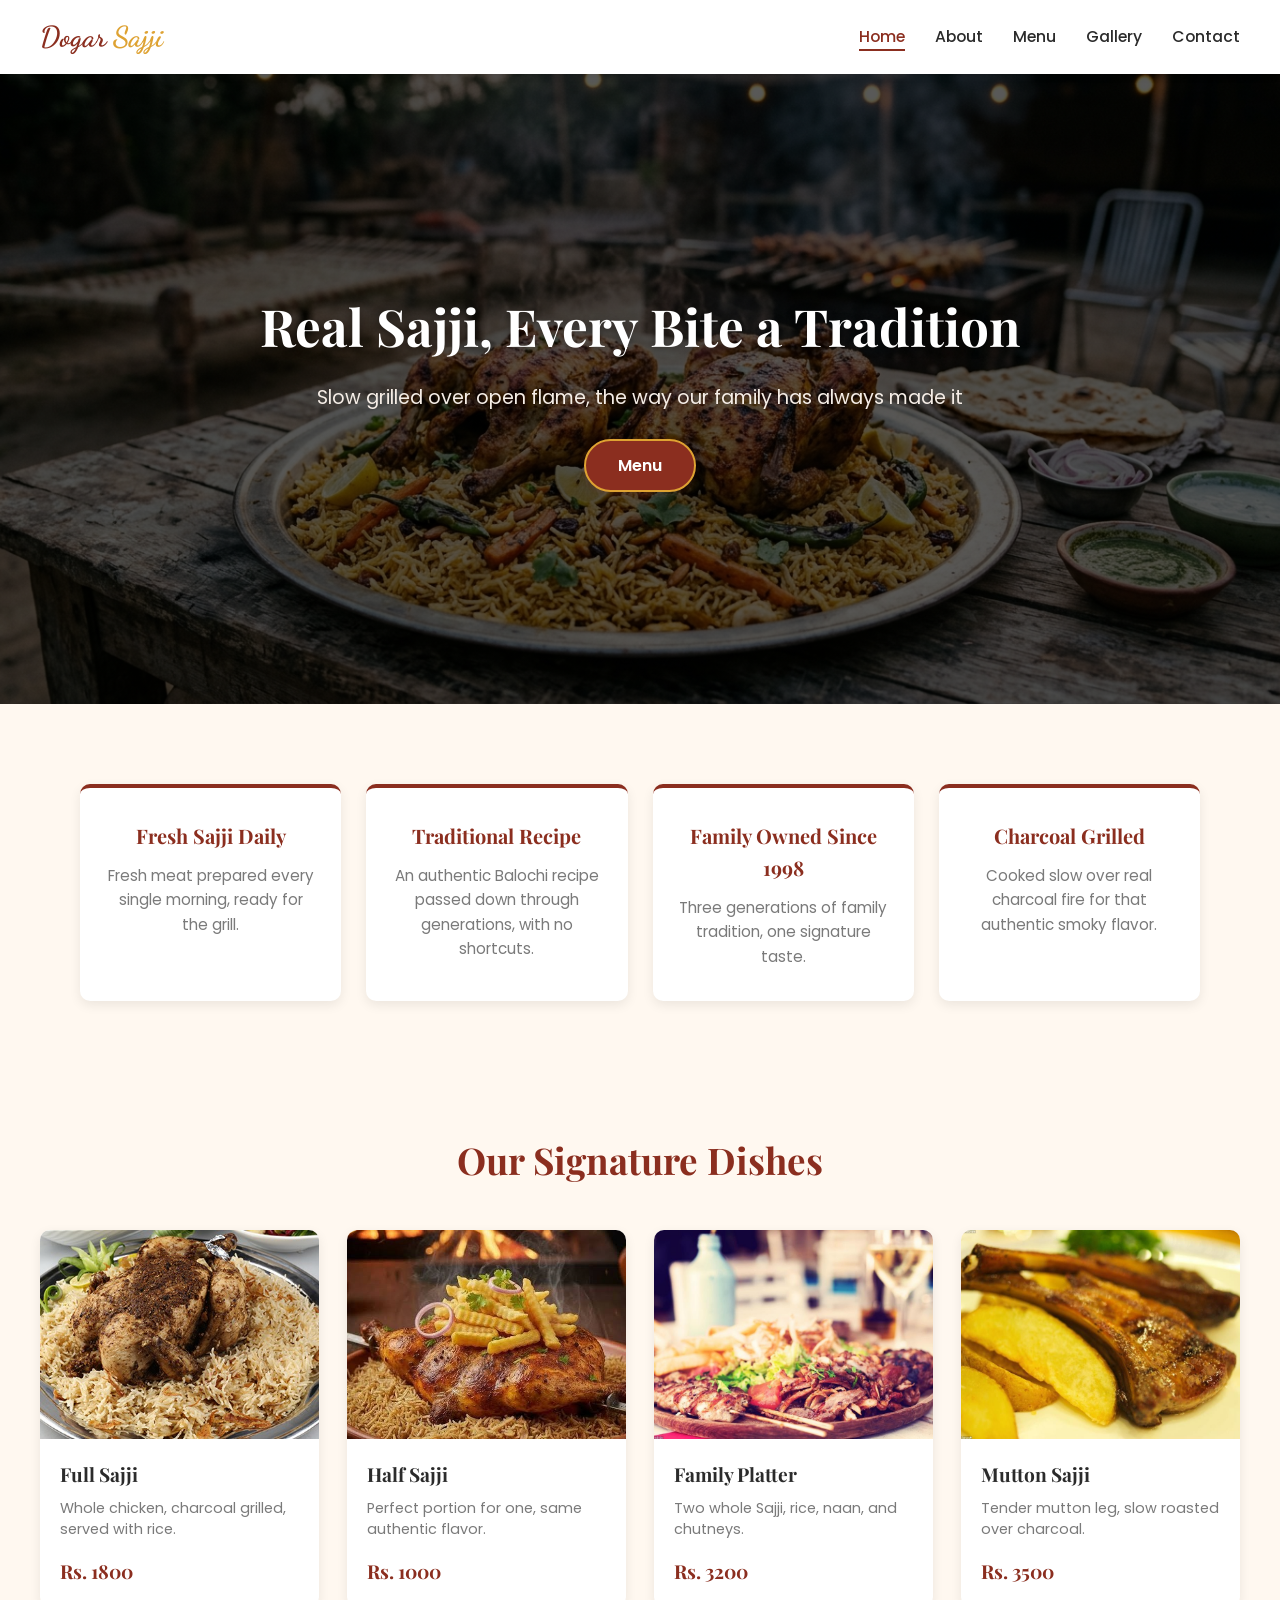
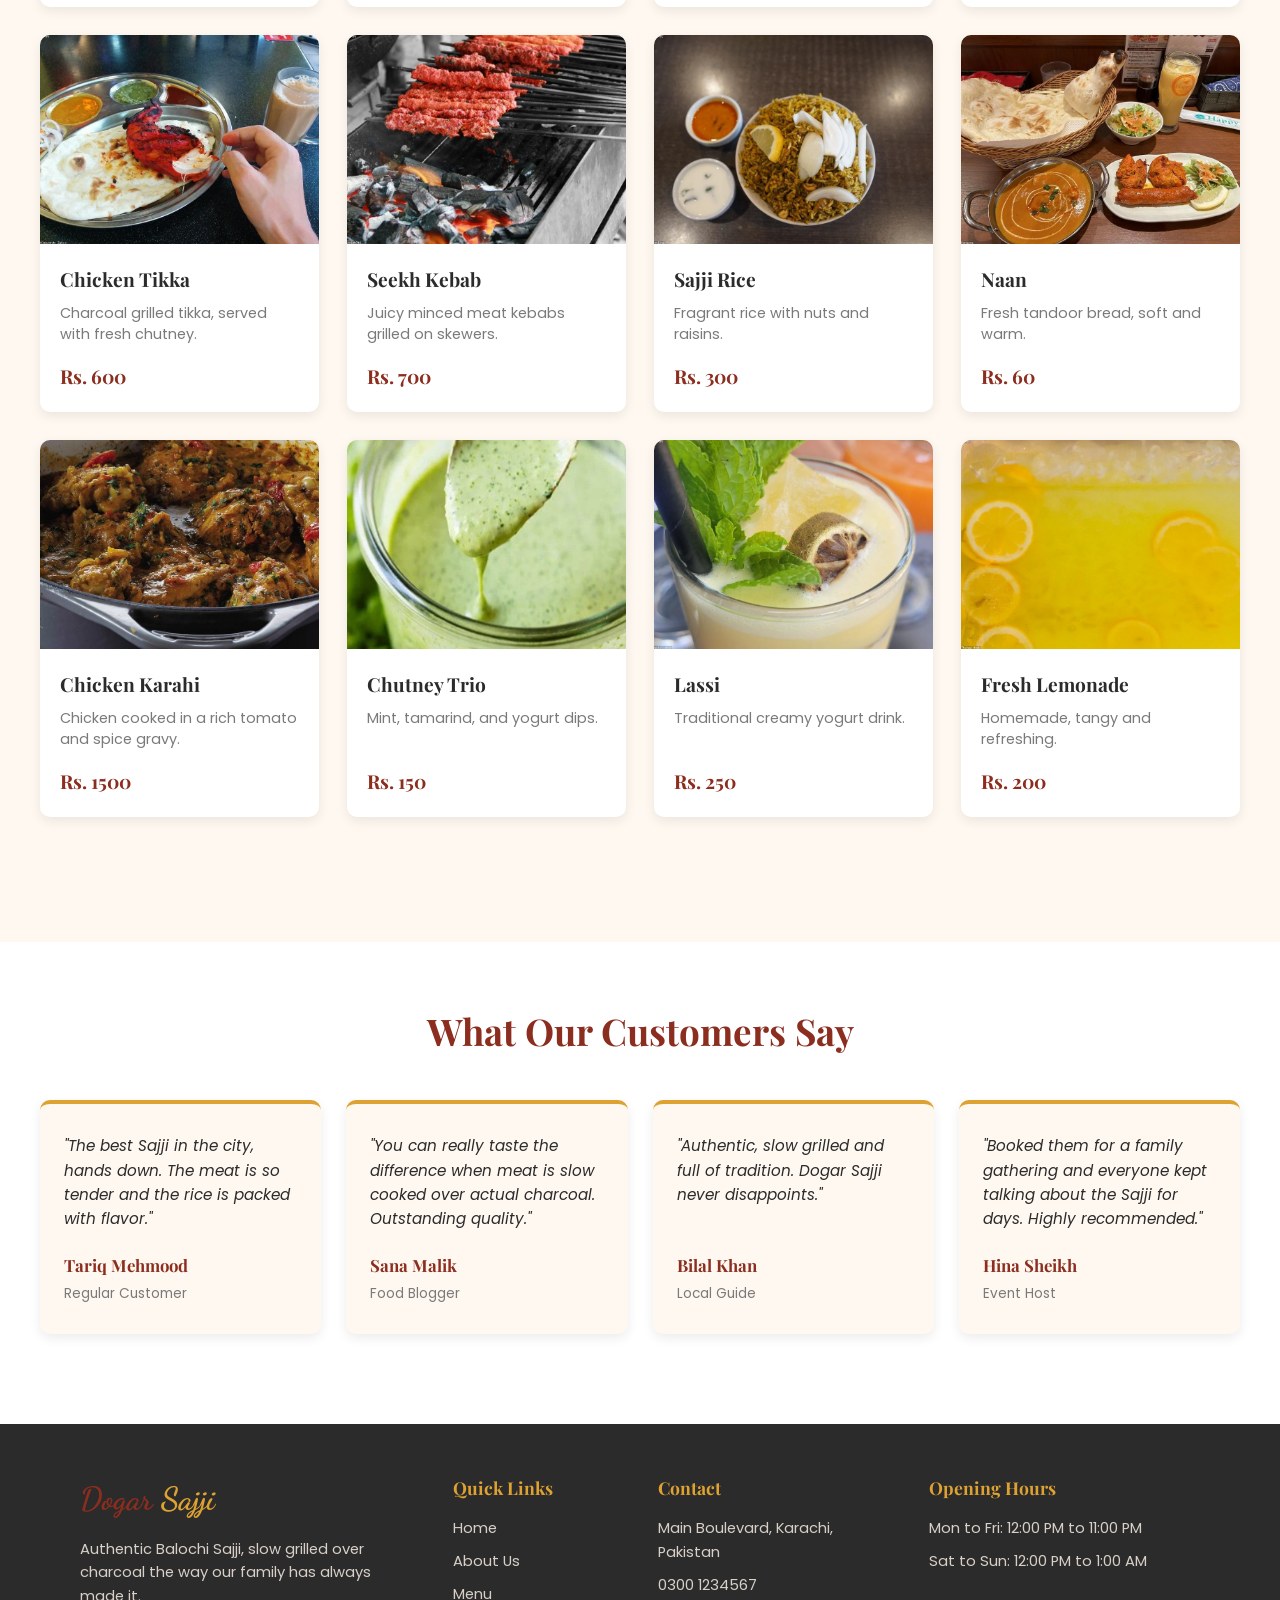
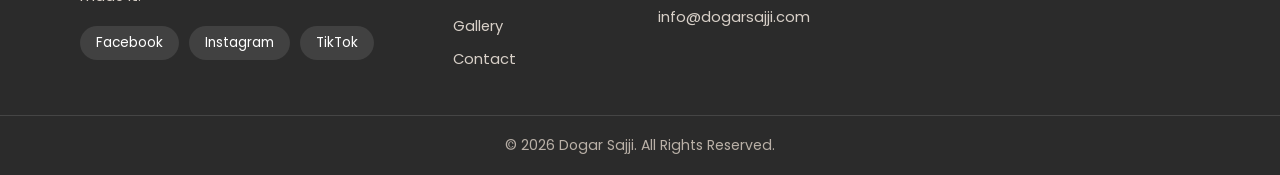
<file: index.html>
<!doctype html>
<html lang="en">
  <head>
    <meta charset="UTF-8" />
    <meta name="viewport" content="width=device-width, initial-scale=1.0" />
    <title>Dogar Sajji | Home</title>
    <link rel="stylesheet" href="css/style.css" />
    <link rel="preconnect" href="https://fonts.googleapis.com" />
    <link rel="preconnect" href="https://fonts.gstatic.com" crossorigin />
    <link
      href="https://fonts.googleapis.com/css2?family=Dancing+Script:wght@400..700&family=Playfair+Display:wght@500;600;700&family=Poppins:wght@300;400;500;600&display=swap"
      rel="stylesheet"
    />
  </head>
  <body>
    <header>
      <a href="index.html" class="logo">Dogar <span>Sajji</span></a>
      <nav>
        <ul>
          <li><a href="index.html" class="active">Home</a></li>
          <li><a href="about.html">About</a></li>
          <li><a href="menu.html">Menu</a></li>
          <li><a href="gallery.html">Gallery</a></li>
          <li><a href="contact.html">Contact</a></li>
        </ul>
      </nav>
      <button class="hamburger" aria-label="Toggle navigation" aria-expanded="false">
        <span></span>
        <span></span>
        <span></span>
      </button>
    </header>
    <div class="nav-backdrop"></div>

    <main>
      <section class="hero hero-home">
        <h1>Real Sajji, Every Bite a Tradition</h1>
        <p>
          Slow grilled over open flame, the way our family has always made it
        </p>
        <a class="btn" href="menu.html">Menu</a>
      </section>

      <section class="highlights">
        <article class="highlight-card">
          <h3>Fresh Sajji Daily</h3>
          <p>Fresh meat prepared every single morning, ready for the grill.</p>
        </article>

        <article class="highlight-card">
          <h3>Traditional Recipe</h3>
          <p>
            An authentic Balochi recipe passed down through generations, with no
            shortcuts.
          </p>
        </article>

        <article class="highlight-card">
          <h3>Family Owned Since 1998</h3>
          <p>Three generations of family tradition, one signature taste.</p>
        </article>

        <article class="highlight-card">
          <h3>Charcoal Grilled</h3>
          <p>
            Cooked slow over real charcoal fire for that authentic smoky flavor.
          </p>
        </article>
      </section>

      <section class="featured-menu">
        <h2>Our Signature Dishes</h2>
        <div class="menu-grid">
          <article class="menu-item">
            <img src="images/full-sajji.jpg" alt="Full Sajji" />
            <div class="menu-item-info">
              <h3>Full Sajji</h3>
              <p>Whole chicken, charcoal grilled, served with rice.</p>
              <span class="price">Rs. 1800</span>
            </div>
          </article>
          <article class="menu-item">
            <img src="images/half-sajji.jpeg" alt="Half Sajji" />
            <div class="menu-item-info">
              <h3>Half Sajji</h3>
              <p>Perfect portion for one, same authentic flavor.</p>
              <span class="price">Rs. 1000</span>
            </div>
          </article>
          <article class="menu-item">
            <img src="images/sajji-platter.jpg" alt="Sajji Platter" />
            <div class="menu-item-info">
              <h3>Family Platter</h3>
              <p>Two whole Sajji, rice, naan, and chutneys.</p>
              <span class="price">Rs. 3200</span>
            </div>
          </article>
          <article class="menu-item">
            <img src="images/mutton-sajji.jpg" alt="Mutton Sajji" />
            <div class="menu-item-info">
              <h3>Mutton Sajji</h3>
              <p>Tender mutton leg, slow roasted over charcoal.</p>
              <span class="price">Rs. 3500</span>
            </div>
          </article>
          <article class="menu-item">
            <img src="images/chicken-tikka.jpg" alt="Chicken Tikka" />
            <div class="menu-item-info">
              <h3>Chicken Tikka</h3>
              <p>Charcoal grilled tikka, served with fresh chutney.</p>
              <span class="price">Rs. 600</span>
            </div>
          </article>
          <article class="menu-item">
            <img src="images/seekh-kebab.jpg" alt="Seekh Kebab" />
            <div class="menu-item-info">
              <h3>Seekh Kebab</h3>
              <p>Juicy minced meat kebabs grilled on skewers.</p>
              <span class="price">Rs. 700</span>
            </div>
          </article>
          <article class="menu-item">
            <img src="images/sajji-rice.jpg" alt="Sajji Rice" />
            <div class="menu-item-info">
              <h3>Sajji Rice</h3>
              <p>Fragrant rice with nuts and raisins.</p>
              <span class="price">Rs. 300</span>
            </div>
          </article>
          <article class="menu-item">
            <img src="images/naan.jpg" alt="Naan" />
            <div class="menu-item-info">
              <h3>Naan</h3>
              <p>Fresh tandoor bread, soft and warm.</p>
              <span class="price">Rs. 60</span>
            </div>
          </article>
          <article class="menu-item">
            <img src="images/chicken-karahi.jpg" alt="Chicken Karahi" />
            <div class="menu-item-info">
              <h3>Chicken Karahi</h3>
              <p>Chicken cooked in a rich tomato and spice gravy.</p>
              <span class="price">Rs. 1500</span>
            </div>
          </article>
          <article class="menu-item">
            <img src="images/chutney.jpg" alt="Chutney Trio" />
            <div class="menu-item-info">
              <h3>Chutney Trio</h3>
              <p>Mint, tamarind, and yogurt dips.</p>
              <span class="price">Rs. 150</span>
            </div>
          </article>
          <article class="menu-item">
            <img src="images/lassi.jpg" alt="Lassi" />
            <div class="menu-item-info">
              <h3>Lassi</h3>
              <p>Traditional creamy yogurt drink.</p>
              <span class="price">Rs. 250</span>
            </div>
          </article>
          <article class="menu-item">
            <img src="images/lemonade.jpg" alt="Fresh Lemonade" />
            <div class="menu-item-info">
              <h3>Fresh Lemonade</h3>
              <p>Homemade, tangy and refreshing.</p>
              <span class="price">Rs. 200</span>
            </div>
          </article>
        </div>
      </section>

      <section class="testimonials">
        <h2>What Our Customers Say</h2>
        <div class="testimonial-grid">
          <article class="testimonial-card">
            <p class="quote">
              "The best Sajji in the city, hands down. The meat is so tender and
              the rice is packed with flavor."
            </p>
            <h3>Tariq Mehmood</h3>
            <span class="role">Regular Customer</span>
          </article>

          <article class="testimonial-card">
            <p class="quote">
              "You can really taste the difference when meat is slow cooked over
              actual charcoal. Outstanding quality."
            </p>
            <h3>Sana Malik</h3>
            <span class="role">Food Blogger</span>
          </article>

          <article class="testimonial-card">
            <p class="quote">
              "Authentic, slow grilled and full of tradition. Dogar Sajji never
              disappoints."
            </p>
            <h3>Bilal Khan</h3>
            <span class="role">Local Guide</span>
          </article>

          <article class="testimonial-card">
            <p class="quote">
              "Booked them for a family gathering and everyone kept talking
              about the Sajji for days. Highly recommended."
            </p>
            <h3>Hina Sheikh</h3>
            <span class="role">Event Host</span>
          </article>
        </div>
      </section>
    </main>

    <footer>
      <div class="footer-container">
        <div class="footer-col footer-brand">
          <a href="index.html" class="logo">Dogar <span>Sajji</span></a>
          <p>
            Authentic Balochi Sajji, slow grilled over charcoal the way our
            family has always made it.
          </p>
          <div class="socials">
            <a href="https://facebook.com" target="_blank" rel="noopener">Facebook</a>
            <a href="https://instagram.com" target="_blank" rel="noopener">Instagram</a>
            <a href="https://tiktok.com" target="_blank" rel="noopener">TikTok</a>
          </div>
        </div>

        <div class="footer-col">
          <h4>Quick Links</h4>
          <ul>
            <li><a href="index.html">Home</a></li>
            <li><a href="about.html">About Us</a></li>
            <li><a href="menu.html">Menu</a></li>
            <li><a href="gallery.html">Gallery</a></li>
            <li><a href="contact.html">Contact</a></li>
          </ul>
        </div>

        <div class="footer-col">
          <h4>Contact</h4>
          <ul>
            <li>Main Boulevard, Karachi, Pakistan</li>
            <li><a href="tel:03001234567">0300 1234567</a></li>
            <li><a href="mailto:info@dogarsajji.com">info@dogarsajji.com</a></li>
          </ul>
        </div>

        <div class="footer-col">
          <h4>Opening Hours</h4>
          <ul>
            <li>Mon to Fri: 12:00 PM to 11:00 PM</li>
            <li>Sat to Sun: 12:00 PM to 1:00 AM</li>
          </ul>
        </div>
      </div>

      <div class="footer-bottom">
        <p>&copy; 2026 Dogar Sajji. All Rights Reserved.</p>
      </div>
    </footer>

    <script src="js/script.js"></script>
  </body>
</html>
</file>
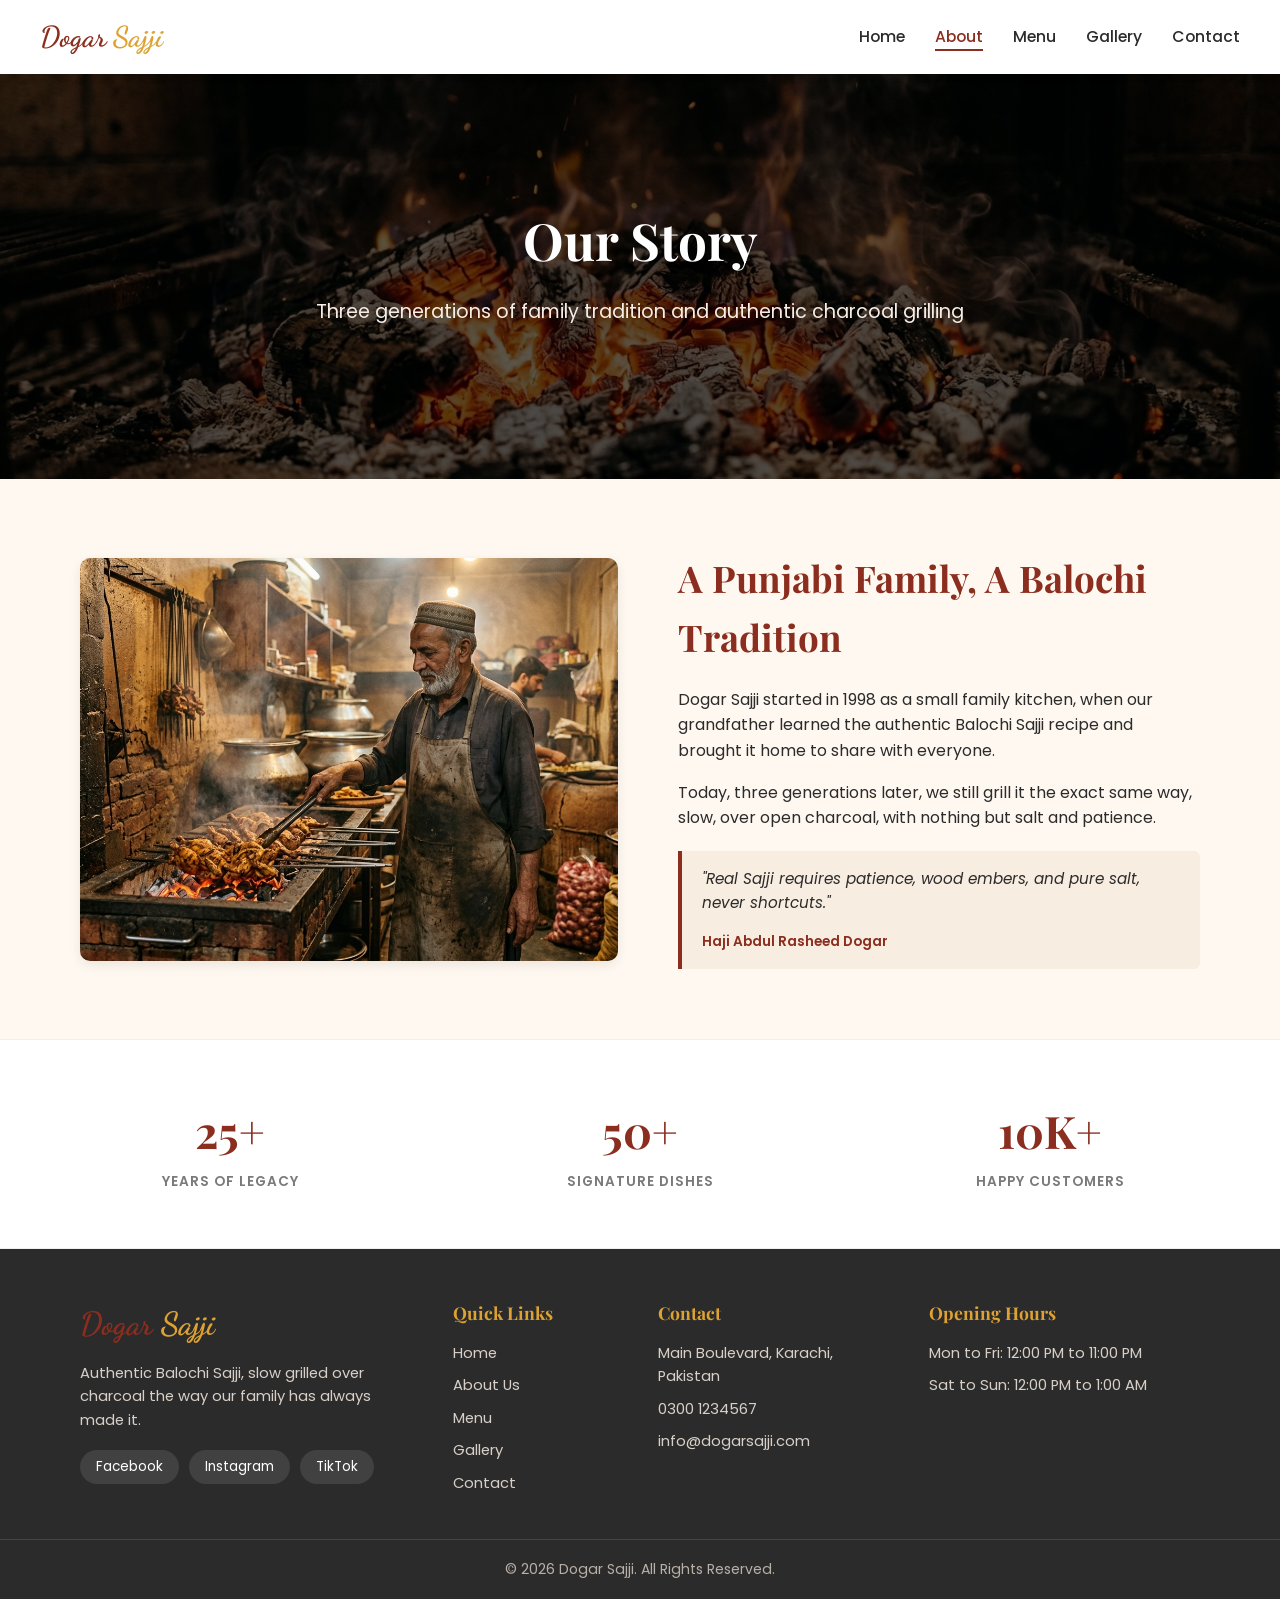
<file: about.html>
<!doctype html>
<html lang="en">
  <head>
    <meta charset="UTF-8" />
    <meta name="viewport" content="width=device-width, initial-scale=1.0" />
    <title>Dogar Sajji | About</title>
    <link rel="stylesheet" href="css/style.css" />
    <link rel="preconnect" href="https://fonts.googleapis.com" />
    <link rel="preconnect" href="https://fonts.gstatic.com" crossorigin />
    <link
      href="https://fonts.googleapis.com/css2?family=Dancing+Script:wght@400..700&family=Playfair+Display:wght@500;600;700&family=Poppins:wght@300;400;500;600&display=swap"
      rel="stylesheet"
    />
  </head>
  <body>
    <header>
      <a href="index.html" class="logo">Dogar <span>Sajji</span></a>
      <nav>
        <ul>
          <li><a href="index.html">Home</a></li>
          <li><a href="about.html" class="active">About</a></li>
          <li><a href="menu.html">Menu</a></li>
          <li><a href="gallery.html">Gallery</a></li>
          <li><a href="contact.html">Contact</a></li>
        </ul>
      </nav>
      <button class="hamburger" aria-label="Toggle navigation" aria-expanded="false">
        <span></span>
        <span></span>
        <span></span>
      </button>
    </header>
    <div class="nav-backdrop"></div>

    <main>
      <section class="hero about-hero">
        <h1>Our Story</h1>
        <p>Three generations of family tradition and authentic charcoal grilling</p>
      </section>

      <section class="about-content">
        <img src="images/about-img.jpeg" alt="Dogar Sajji kitchen" />
        <div class="about-text">
          <h2>A Punjabi Family, A Balochi Tradition</h2>
          <p>
            Dogar Sajji started in 1998 as a small family kitchen, when our
            grandfather learned the authentic Balochi Sajji recipe and brought
            it home to share with everyone.
          </p>
          <p>
            Today, three generations later, we still grill it the exact same way,
            slow, over open charcoal, with nothing but salt and patience.
          </p>
          <aside class="founder-quote">
            <p>"Real Sajji requires patience, wood embers, and pure salt, never shortcuts."</p>
            <cite>Haji Abdul Rasheed Dogar</cite>
          </aside>
        </div>
      </section>

      <section class="stats">
        <div class="stat-item">
          <h3>25+</h3>
          <p>Years of Legacy</p>
        </div>
        <div class="stat-item">
          <h3>50+</h3>
          <p>Signature Dishes</p>
        </div>
        <div class="stat-item">
          <h3>10K+</h3>
          <p>Happy Customers</p>
        </div>
      </section>
    </main>

    <footer>
      <div class="footer-container">
        <div class="footer-col footer-brand">
          <a href="index.html" class="logo">Dogar <span>Sajji</span></a>
          <p>
            Authentic Balochi Sajji, slow grilled over charcoal the way our
            family has always made it.
          </p>
          <div class="socials">
            <a href="https://facebook.com" target="_blank" rel="noopener">Facebook</a>
            <a href="https://instagram.com" target="_blank" rel="noopener">Instagram</a>
            <a href="https://tiktok.com" target="_blank" rel="noopener">TikTok</a>
          </div>
        </div>

        <div class="footer-col">
          <h4>Quick Links</h4>
          <ul>
            <li><a href="index.html">Home</a></li>
            <li><a href="about.html">About Us</a></li>
            <li><a href="menu.html">Menu</a></li>
            <li><a href="gallery.html">Gallery</a></li>
            <li><a href="contact.html">Contact</a></li>
          </ul>
        </div>

        <div class="footer-col">
          <h4>Contact</h4>
          <ul>
            <li>Main Boulevard, Karachi, Pakistan</li>
            <li><a href="tel:03001234567">0300 1234567</a></li>
            <li><a href="mailto:info@dogarsajji.com">info@dogarsajji.com</a></li>
          </ul>
        </div>

        <div class="footer-col">
          <h4>Opening Hours</h4>
          <ul>
            <li>Mon to Fri: 12:00 PM to 11:00 PM</li>
            <li>Sat to Sun: 12:00 PM to 1:00 AM</li>
          </ul>
        </div>
      </div>

      <div class="footer-bottom">
        <p>&copy; 2026 Dogar Sajji. All Rights Reserved.</p>
      </div>
    </footer>

    <script src="js/script.js"></script>
  </body>
</html>
</file>
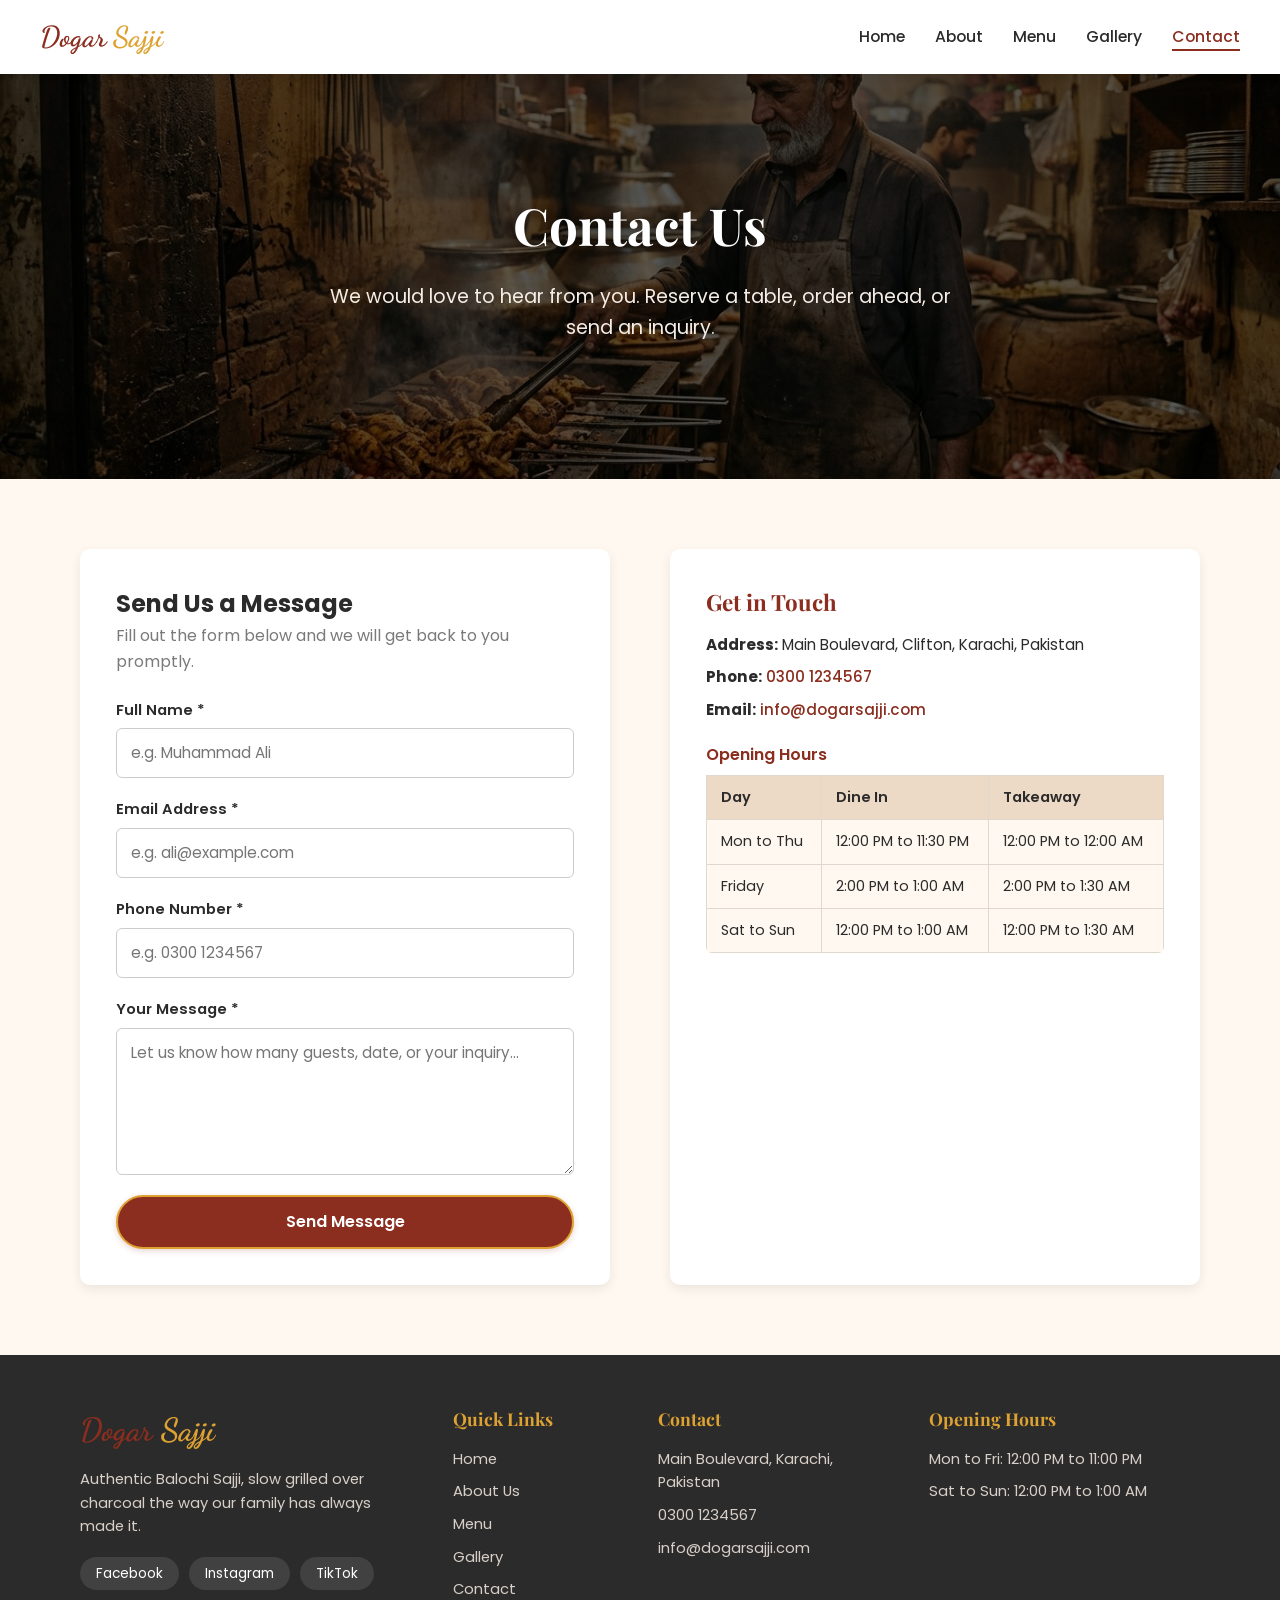
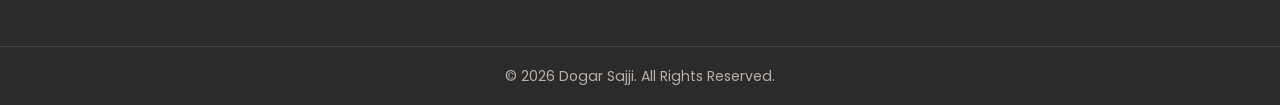
<file: contact.html>
<!doctype html>
<html lang="en">
  <head>
    <meta charset="UTF-8" />
    <meta name="viewport" content="width=device-width, initial-scale=1.0" />
    <title>Dogar Sajji | Contact</title>
    <link rel="stylesheet" href="css/style.css" />
    <link rel="preconnect" href="https://fonts.googleapis.com" />
    <link rel="preconnect" href="https://fonts.gstatic.com" crossorigin />
    <link
      href="https://fonts.googleapis.com/css2?family=Dancing+Script:wght@400..700&family=Playfair+Display:wght@500;600;700&family=Poppins:wght@300;400;500;600&display=swap"
      rel="stylesheet"
    />
  </head>
  <body>
    <header>
      <a href="index.html" class="logo">Dogar <span>Sajji</span></a>
      <nav>
        <ul>
          <li><a href="index.html">Home</a></li>
          <li><a href="about.html">About</a></li>
          <li><a href="menu.html">Menu</a></li>
          <li><a href="gallery.html">Gallery</a></li>
          <li><a href="contact.html" class="active">Contact</a></li>
        </ul>
      </nav>
      <button class="hamburger" aria-label="Toggle navigation" aria-expanded="false">
        <span></span>
        <span></span>
        <span></span>
      </button>
    </header>
    <div class="nav-backdrop"></div>

    <main>
      <section class="hero contact-hero">
        <div class="hero-content">
          <h1>Contact Us</h1>
          <p>We would love to hear from you. Reserve a table, order ahead, or send an inquiry.</p>
        </div>
      </section>

      <section class="contact-section">
        <div class="contact-form">
          <h2>Send Us a Message</h2>
          <p style="margin-bottom: 24px; color: var(--muted);">
            Fill out the form below and we will get back to you promptly.
          </p>

          <form id="contactForm" novalidate>
            <div class="form-group">
              <label for="name">Full Name *</label>
              <input
                type="text"
                id="name"
                name="name"
                placeholder="e.g. Muhammad Ali"
                required
              />
              <span class="error" id="nameError"></span>
            </div>

            <div class="form-group">
              <label for="email">Email Address *</label>
              <input
                type="email"
                id="email"
                name="email"
                placeholder="e.g. ali@example.com"
                required
              />
              <span class="error" id="emailError"></span>
            </div>

            <div class="form-group">
              <label for="phone">Phone Number *</label>
              <input
                type="tel"
                id="phone"
                name="phone"
                placeholder="e.g. 0300 1234567"
                required
              />
              <span class="error" id="phoneError"></span>
            </div>

            <div class="form-group">
              <label for="message">Your Message *</label>
              <textarea
                id="message"
                name="message"
                rows="5"
                placeholder="Let us know how many guests, date, or your inquiry..."
                required
              ></textarea>
              <span class="error" id="messageError"></span>
            </div>

            <button type="submit" class="btn" style="width: 100%;">
              Send Message
            </button>

            <div id="formSuccess" class="success-msg" role="status"></div>
          </form>
        </div>

        <aside class="contact-info">
          <h3>Get in Touch</h3>
          <p>
            <strong>Address:</strong> Main Boulevard, Clifton, Karachi, Pakistan
          </p>
          <p>
            <strong>Phone:</strong> <a href="tel:03001234567">0300 1234567</a>
          </p>
          <p>
            <strong>Email:</strong>
            <a href="mailto:info@dogarsajji.com">info@dogarsajji.com</a>
          </p>

          <table class="hours-table">
            <caption>
              Opening Hours
            </caption>
            <thead>
              <tr>
                <th scope="col">Day</th>
                <th scope="col">Dine In</th>
                <th scope="col">Takeaway</th>
              </tr>
            </thead>
            <tbody>
              <tr>
                <td>Mon to Thu</td>
                <td>12:00 PM to 11:30 PM</td>
                <td>12:00 PM to 12:00 AM</td>
              </tr>
              <tr>
                <td>Friday</td>
                <td>2:00 PM to 1:00 AM</td>
                <td>2:00 PM to 1:30 AM</td>
              </tr>
              <tr>
                <td>Sat to Sun</td>
                <td>12:00 PM to 1:00 AM</td>
                <td>12:00 PM to 1:30 AM</td>
              </tr>
            </tbody>
          </table>

          <iframe
            src="https://www.google.com/maps/embed?pb=!1m18!1m12!1m3!1d115860.55299447387!2d66.97491419999999!3d24.841846!2m3!1f0!2f0!3f0!3m2!1i1024!2i768!4f13.1!3m3!1m2!1s0x3eb33dd5a20d4371%3A0xb35a0d33e08f2e2a!2sKarachi%2C%20Pakistan!5e0!3m2!1sen!2s!4v1700000000000!5m2!1sen!2s"
            title="Dogar Sajji Location"
            loading="lazy"
            allowfullscreen
          ></iframe>
        </aside>
      </section>
    </main>

    <footer>
      <div class="footer-container">
        <div class="footer-col footer-brand">
          <a href="index.html" class="logo">Dogar <span>Sajji</span></a>
          <p>
            Authentic Balochi Sajji, slow grilled over charcoal the way our
            family has always made it.
          </p>
          <div class="socials">
            <a href="https://facebook.com" target="_blank" rel="noopener">Facebook</a>
            <a href="https://instagram.com" target="_blank" rel="noopener">Instagram</a>
            <a href="https://tiktok.com" target="_blank" rel="noopener">TikTok</a>
          </div>
        </div>

        <div class="footer-col">
          <h4>Quick Links</h4>
          <ul>
            <li><a href="index.html">Home</a></li>
            <li><a href="about.html">About Us</a></li>
            <li><a href="menu.html">Menu</a></li>
            <li><a href="gallery.html">Gallery</a></li>
            <li><a href="contact.html">Contact</a></li>
          </ul>
        </div>

        <div class="footer-col">
          <h4>Contact</h4>
          <ul>
            <li>Main Boulevard, Karachi, Pakistan</li>
            <li><a href="tel:03001234567">0300 1234567</a></li>
            <li><a href="mailto:info@dogarsajji.com">info@dogarsajji.com</a></li>
          </ul>
        </div>

        <div class="footer-col">
          <h4>Opening Hours</h4>
          <ul>
            <li>Mon to Fri: 12:00 PM to 11:00 PM</li>
            <li>Sat to Sun: 12:00 PM to 1:00 AM</li>
          </ul>
        </div>
      </div>

      <div class="footer-bottom">
        <p>&copy; 2026 Dogar Sajji. All Rights Reserved.</p>
      </div>
    </footer>

    <script src="js/script.js"></script>
  </body>
</html>
</file>
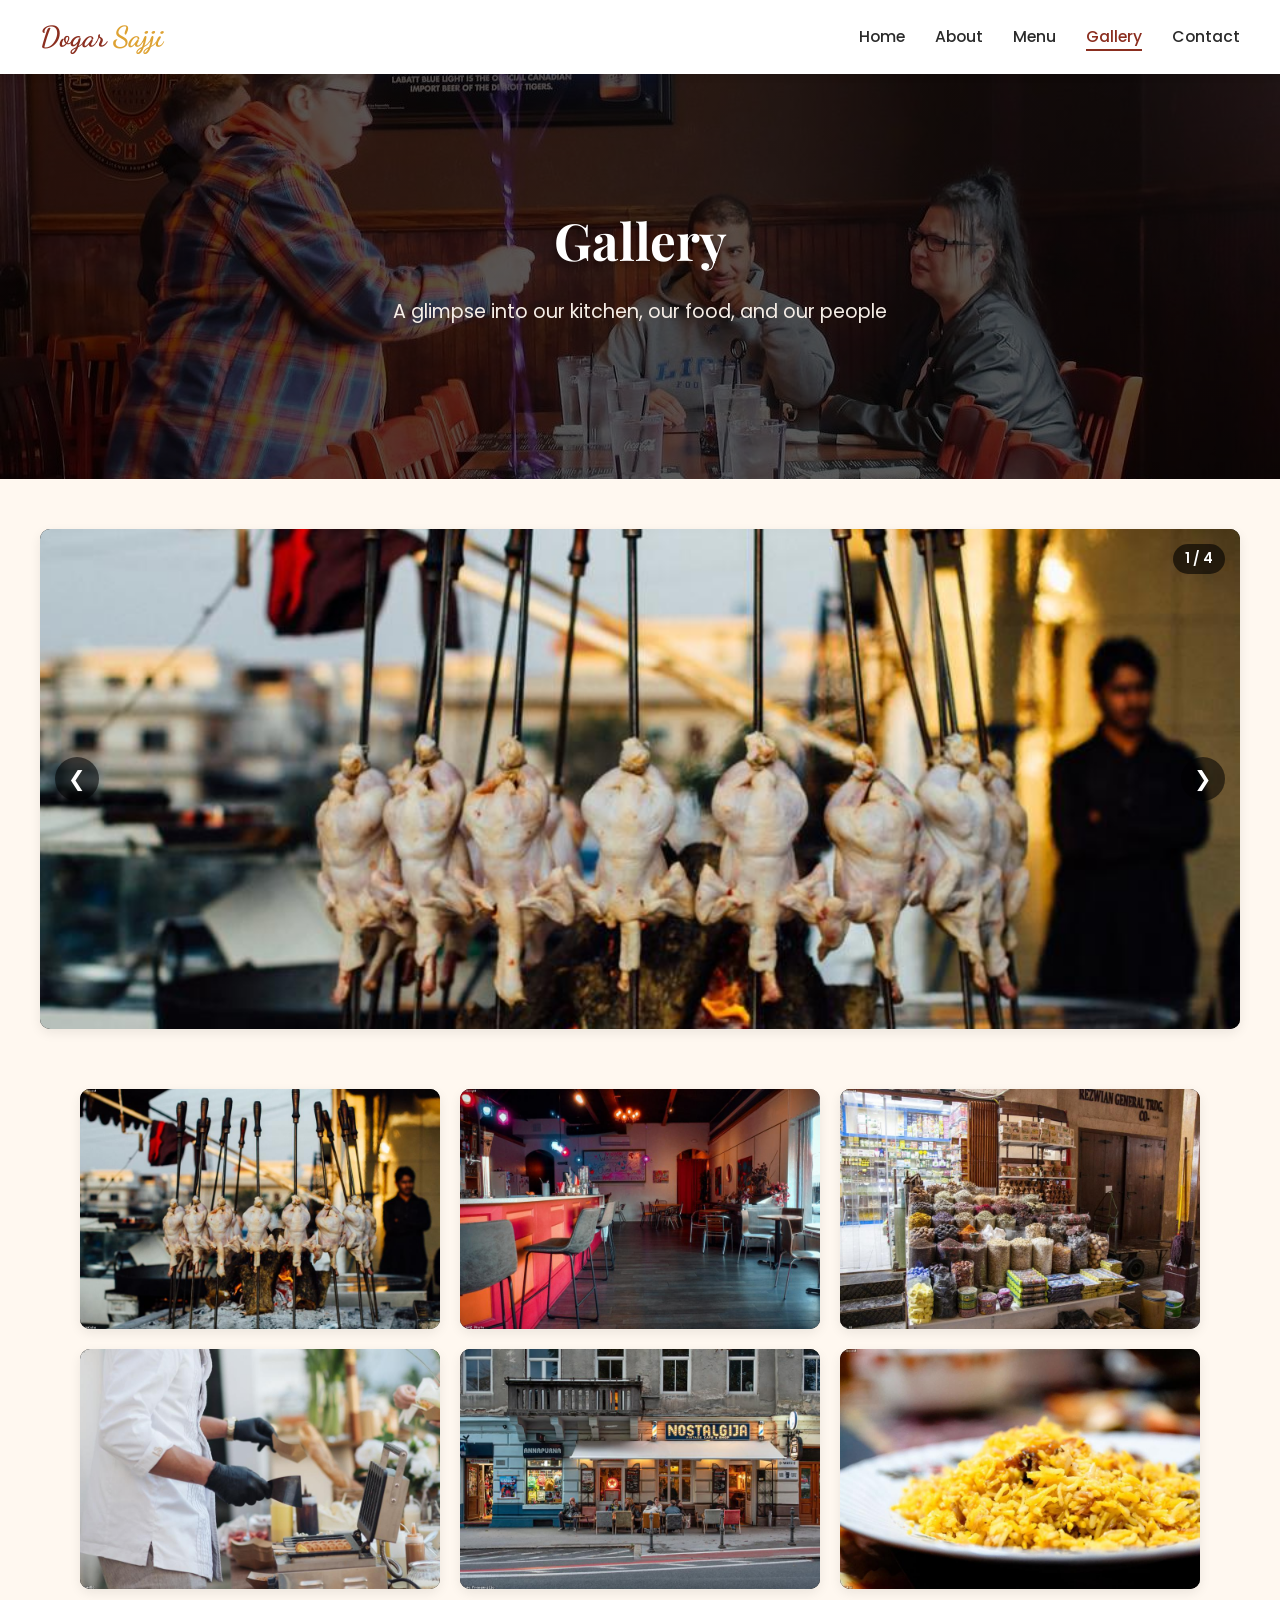
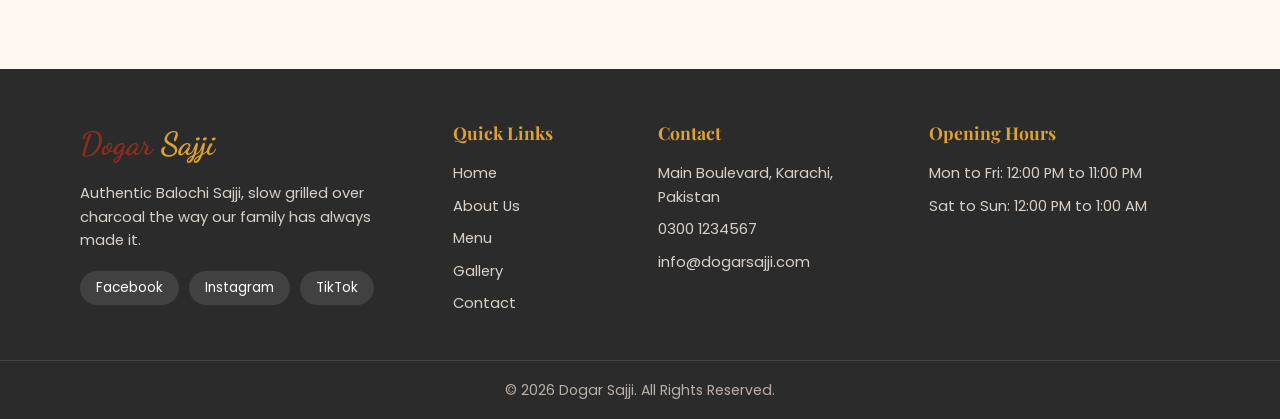
<file: gallery.html>
<!doctype html>
<html lang="en">
  <head>
    <meta charset="UTF-8" />
    <meta name="viewport" content="width=device-width, initial-scale=1.0" />
    <title>Dogar Sajji | Gallery</title>
    <link rel="stylesheet" href="css/style.css" />
    <link rel="preconnect" href="https://fonts.googleapis.com" />
    <link rel="preconnect" href="https://fonts.gstatic.com" crossorigin />
    <link
      href="https://fonts.googleapis.com/css2?family=Dancing+Script:wght@400..700&family=Playfair+Display:wght@500;600;700&family=Poppins:wght@300;400;500;600&display=swap"
      rel="stylesheet"
    />
  </head>
  <body>
    <header>
      <a href="index.html" class="logo">Dogar <span>Sajji</span></a>
      <nav>
        <ul>
          <li><a href="index.html">Home</a></li>
          <li><a href="about.html">About</a></li>
          <li><a href="menu.html">Menu</a></li>
          <li><a href="gallery.html" class="active">Gallery</a></li>
          <li><a href="contact.html">Contact</a></li>
        </ul>
      </nav>
      <button class="hamburger" aria-label="Toggle navigation" aria-expanded="false">
        <span></span>
        <span></span>
        <span></span>
      </button>
    </header>
    <div class="nav-backdrop"></div>

    <main>
      <section class="hero gallery-hero">
        <h1>Gallery</h1>
        <p>A glimpse into our kitchen, our food, and our people</p>
      </section>

      <section class="slider">
        <div class="slider-track">
          <img src="images/gallery1.jpg" alt="Sajji on the grill" />
          <img src="images/gallery2.jpg" alt="Family dining area" />
          <img src="images/gallery3.jpg" alt="Fresh spices and herbs" />
          <img src="images/gallery4.jpg" alt="Chef preparing Sajji" />
        </div>
        <button class="slider-btn prev" aria-label="Previous slide">&#10094;</button>
        <button class="slider-btn next" aria-label="Next slide">&#10095;</button>
        <div class="slider-counter">1 / 4</div>
      </section>

      <section class="gallery-grid">
        <figure class="gallery-item" tabindex="0">
          <img src="images/gallery1.jpg" alt="Sajji on the grill" />
          <figcaption>Sajji on the charcoal grill</figcaption>
        </figure>
        <figure class="gallery-item" tabindex="0">
          <img src="images/gallery2.jpg" alt="Family dining area" />
          <figcaption>Family dining area</figcaption>
        </figure>
        <figure class="gallery-item" tabindex="0">
          <img src="images/gallery3.jpg" alt="Fresh spices and herbs" />
          <figcaption>Traditional Balochi spices and herbs</figcaption>
        </figure>
        <figure class="gallery-item" tabindex="0">
          <img src="images/gallery4.jpg" alt="Chef preparing Sajji" />
          <figcaption>Master chef preparing skewers</figcaption>
        </figure>
        <figure class="gallery-item" tabindex="0">
          <img src="images/gallery5.jpg" alt="Restaurant ambience" />
          <figcaption>Evening restaurant ambience</figcaption>
        </figure>
        <figure class="gallery-item" tabindex="0">
          <img src="images/gallery6.jpg" alt="Plated dish close up" />
          <figcaption>Signature Sajji served with basmati rice</figcaption>
        </figure>
      </section>
    </main>

    <div class="modal" id="imageModal" role="dialog" aria-modal="true" aria-hidden="true">
      <div class="modal-box">
        <button class="modal-close" aria-label="Close modal">&times;</button>
        <img id="modalImg" src="images/gallery1.jpg" alt="Enlarged photo" />
        <p id="modalCaption"></p>
      </div>
    </div>

    <footer>
      <div class="footer-container">
        <div class="footer-col footer-brand">
          <a href="index.html" class="logo">Dogar <span>Sajji</span></a>
          <p>
            Authentic Balochi Sajji, slow grilled over charcoal the way our
            family has always made it.
          </p>
          <div class="socials">
            <a href="https://facebook.com" target="_blank" rel="noopener">Facebook</a>
            <a href="https://instagram.com" target="_blank" rel="noopener">Instagram</a>
            <a href="https://tiktok.com" target="_blank" rel="noopener">TikTok</a>
          </div>
        </div>

        <div class="footer-col">
          <h4>Quick Links</h4>
          <ul>
            <li><a href="index.html">Home</a></li>
            <li><a href="about.html">About Us</a></li>
            <li><a href="menu.html">Menu</a></li>
            <li><a href="gallery.html">Gallery</a></li>
            <li><a href="contact.html">Contact</a></li>
          </ul>
        </div>

        <div class="footer-col">
          <h4>Contact</h4>
          <ul>
            <li>Main Boulevard, Karachi, Pakistan</li>
            <li><a href="tel:03001234567">0300 1234567</a></li>
            <li><a href="mailto:info@dogarsajji.com">info@dogarsajji.com</a></li>
          </ul>
        </div>

        <div class="footer-col">
          <h4>Opening Hours</h4>
          <ul>
            <li>Mon to Fri: 12:00 PM to 11:00 PM</li>
            <li>Sat to Sun: 12:00 PM to 1:00 AM</li>
          </ul>
        </div>
      </div>

      <div class="footer-bottom">
        <p>&copy; 2026 Dogar Sajji. All Rights Reserved.</p>
      </div>
    </footer>

    <script src="js/script.js"></script>
  </body>
</html>
</file>
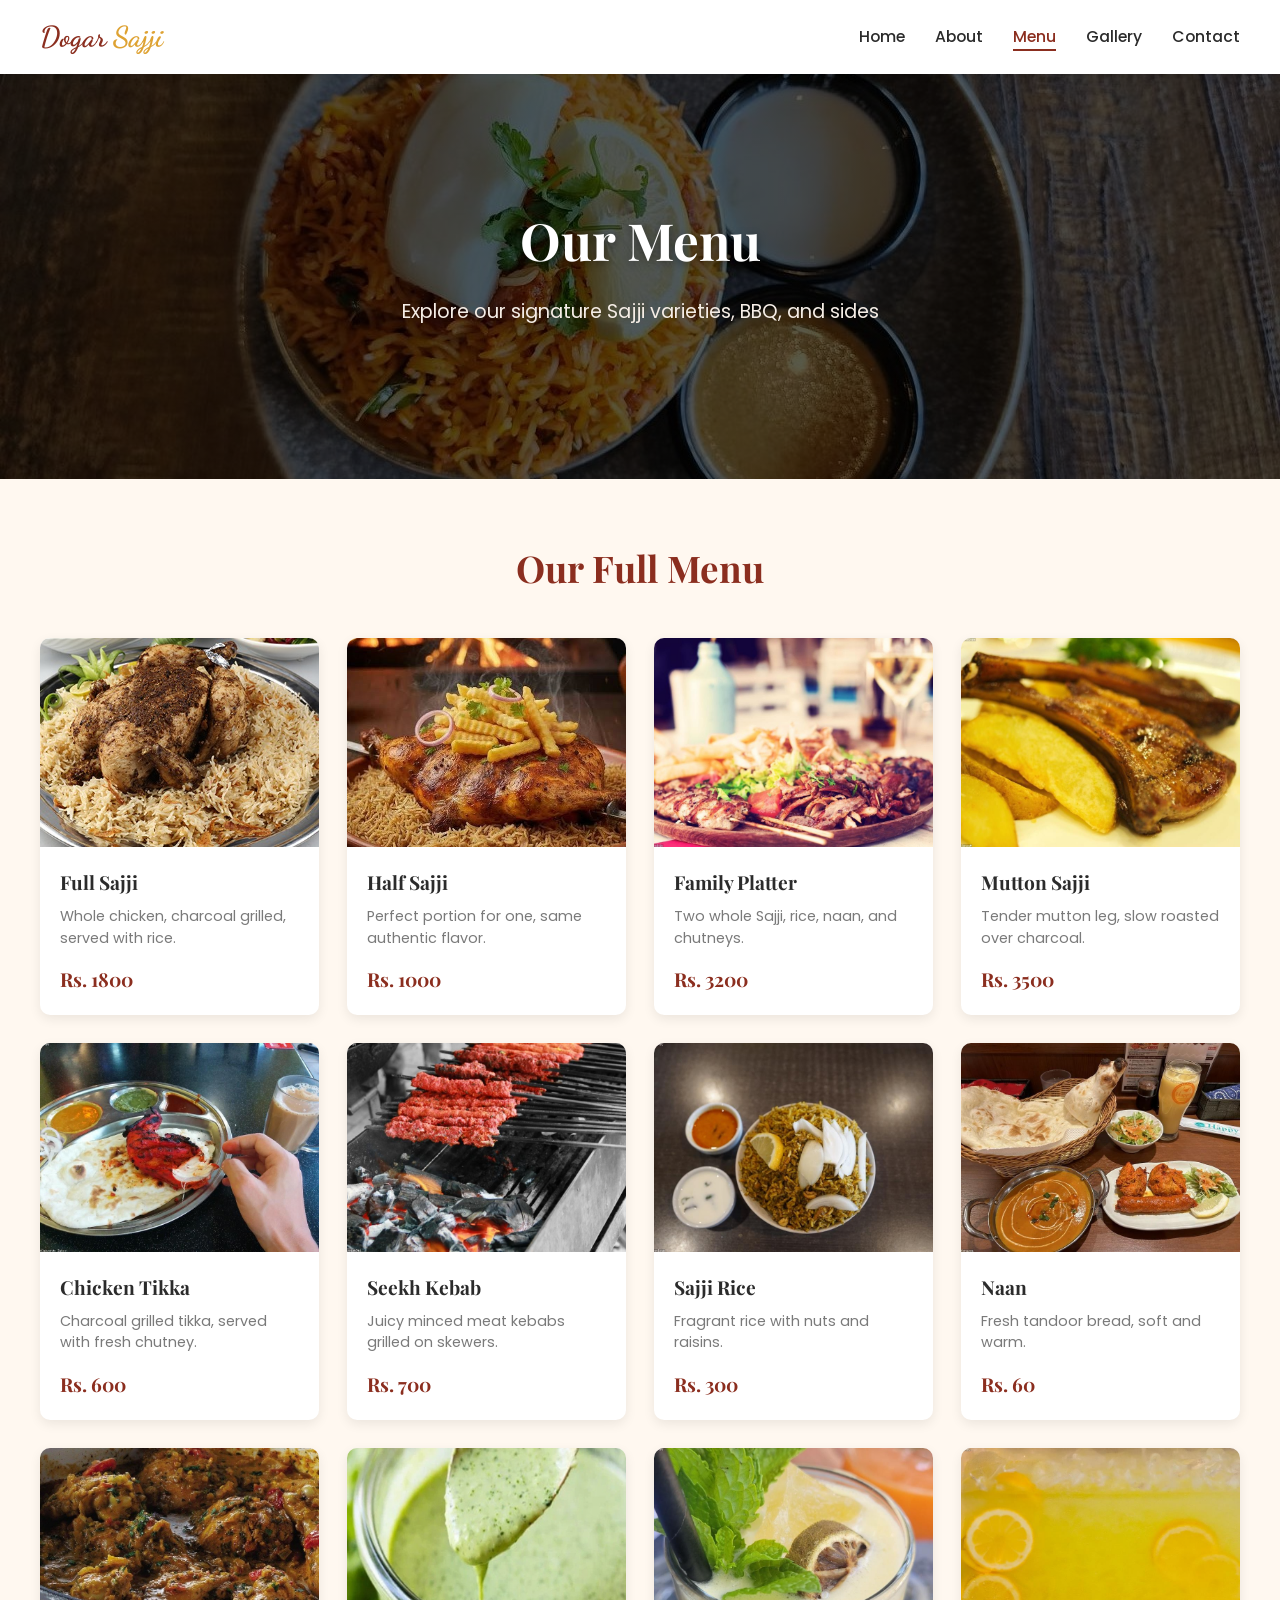
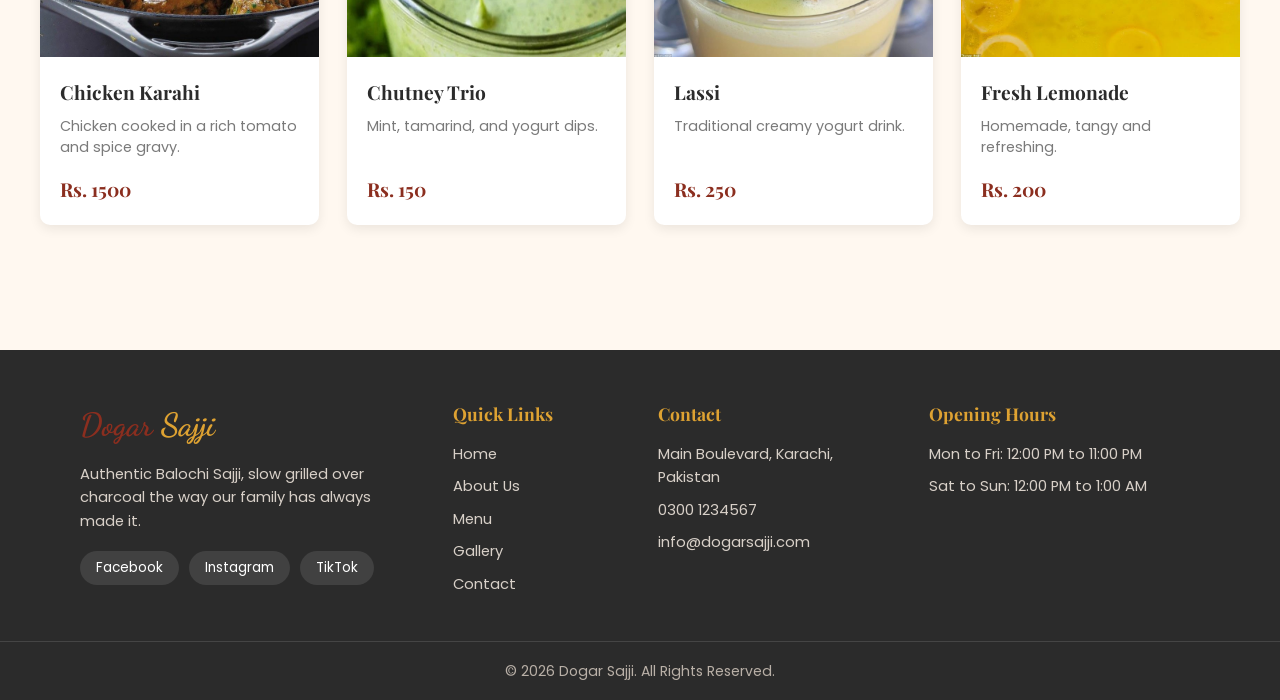
<file: menu.html>
<!doctype html>
<html lang="en">
  <head>
    <meta charset="UTF-8" />
    <meta name="viewport" content="width=device-width, initial-scale=1.0" />
    <title>Dogar Sajji | Menu</title>
    <link rel="stylesheet" href="css/style.css" />
    <link rel="preconnect" href="https://fonts.googleapis.com" />
    <link rel="preconnect" href="https://fonts.gstatic.com" crossorigin />
    <link
      href="https://fonts.googleapis.com/css2?family=Dancing+Script:wght@400..700&family=Playfair+Display:wght@500;600;700&family=Poppins:wght@300;400;500;600&display=swap"
      rel="stylesheet"
    />
  </head>
  <body>
    <header>
      <a href="index.html" class="logo">Dogar <span>Sajji</span></a>
      <nav>
        <ul>
          <li><a href="index.html">Home</a></li>
          <li><a href="about.html">About</a></li>
          <li><a href="menu.html" class="active">Menu</a></li>
          <li><a href="gallery.html">Gallery</a></li>
          <li><a href="contact.html">Contact</a></li>
        </ul>
      </nav>
      <button class="hamburger" aria-label="Toggle navigation" aria-expanded="false">
        <span></span>
        <span></span>
        <span></span>
      </button>
    </header>
    <div class="nav-backdrop"></div>

    <main>
      <section class="hero menu-hero">
        <h1>Our Menu</h1>
        <p>Explore our signature Sajji varieties, BBQ, and sides</p>
      </section>

      <section class="featured-menu menu-page">
        <h2>Our Full Menu</h2>
        <div class="menu-grid">
          <article class="menu-item">
            <img src="images/full-sajji.jpg" alt="Full Sajji" />
            <div class="menu-item-info">
              <h3>Full Sajji</h3>
              <p>Whole chicken, charcoal grilled, served with rice.</p>
              <span class="price">Rs. 1800</span>
            </div>
          </article>
          <article class="menu-item">
            <img src="images/half-sajji.jpeg" alt="Half Sajji" />
            <div class="menu-item-info">
              <h3>Half Sajji</h3>
              <p>Perfect portion for one, same authentic flavor.</p>
              <span class="price">Rs. 1000</span>
            </div>
          </article>
          <article class="menu-item">
            <img src="images/sajji-platter.jpg" alt="Sajji Platter" />
            <div class="menu-item-info">
              <h3>Family Platter</h3>
              <p>Two whole Sajji, rice, naan, and chutneys.</p>
              <span class="price">Rs. 3200</span>
            </div>
          </article>
          <article class="menu-item">
            <img src="images/mutton-sajji.jpg" alt="Mutton Sajji" />
            <div class="menu-item-info">
              <h3>Mutton Sajji</h3>
              <p>Tender mutton leg, slow roasted over charcoal.</p>
              <span class="price">Rs. 3500</span>
            </div>
          </article>
          <article class="menu-item">
            <img src="images/chicken-tikka.jpg" alt="Chicken Tikka" />
            <div class="menu-item-info">
              <h3>Chicken Tikka</h3>
              <p>Charcoal grilled tikka, served with fresh chutney.</p>
              <span class="price">Rs. 600</span>
            </div>
          </article>
          <article class="menu-item">
            <img src="images/seekh-kebab.jpg" alt="Seekh Kebab" />
            <div class="menu-item-info">
              <h3>Seekh Kebab</h3>
              <p>Juicy minced meat kebabs grilled on skewers.</p>
              <span class="price">Rs. 700</span>
            </div>
          </article>
          <article class="menu-item">
            <img src="images/sajji-rice.jpg" alt="Sajji Rice" />
            <div class="menu-item-info">
              <h3>Sajji Rice</h3>
              <p>Fragrant rice with nuts and raisins.</p>
              <span class="price">Rs. 300</span>
            </div>
          </article>
          <article class="menu-item">
            <img src="images/naan.jpg" alt="Naan" />
            <div class="menu-item-info">
              <h3>Naan</h3>
              <p>Fresh tandoor bread, soft and warm.</p>
              <span class="price">Rs. 60</span>
            </div>
          </article>
          <article class="menu-item">
            <img src="images/chicken-karahi.jpg" alt="Chicken Karahi" />
            <div class="menu-item-info">
              <h3>Chicken Karahi</h3>
              <p>Chicken cooked in a rich tomato and spice gravy.</p>
              <span class="price">Rs. 1500</span>
            </div>
          </article>
          <article class="menu-item">
            <img src="images/chutney.jpg" alt="Chutney Trio" />
            <div class="menu-item-info">
              <h3>Chutney Trio</h3>
              <p>Mint, tamarind, and yogurt dips.</p>
              <span class="price">Rs. 150</span>
            </div>
          </article>
          <article class="menu-item">
            <img src="images/lassi.jpg" alt="Lassi" />
            <div class="menu-item-info">
              <h3>Lassi</h3>
              <p>Traditional creamy yogurt drink.</p>
              <span class="price">Rs. 250</span>
            </div>
          </article>
          <article class="menu-item">
            <img src="images/lemonade.jpg" alt="Fresh Lemonade" />
            <div class="menu-item-info">
              <h3>Fresh Lemonade</h3>
              <p>Homemade, tangy and refreshing.</p>
              <span class="price">Rs. 200</span>
            </div>
          </article>
        </div>
      </section>
    </main>

    <footer>
      <div class="footer-container">
        <div class="footer-col footer-brand">
          <a href="index.html" class="logo">Dogar <span>Sajji</span></a>
          <p>
            Authentic Balochi Sajji, slow grilled over charcoal the way our
            family has always made it.
          </p>
          <div class="socials">
            <a href="https://facebook.com" target="_blank" rel="noopener">Facebook</a>
            <a href="https://instagram.com" target="_blank" rel="noopener">Instagram</a>
            <a href="https://tiktok.com" target="_blank" rel="noopener">TikTok</a>
          </div>
        </div>

        <div class="footer-col">
          <h4>Quick Links</h4>
          <ul>
            <li><a href="index.html">Home</a></li>
            <li><a href="about.html">About Us</a></li>
            <li><a href="menu.html">Menu</a></li>
            <li><a href="gallery.html">Gallery</a></li>
            <li><a href="contact.html">Contact</a></li>
          </ul>
        </div>

        <div class="footer-col">
          <h4>Contact</h4>
          <ul>
            <li>Main Boulevard, Karachi, Pakistan</li>
            <li><a href="tel:03001234567">0300 1234567</a></li>
            <li><a href="mailto:info@dogarsajji.com">info@dogarsajji.com</a></li>
          </ul>
        </div>

        <div class="footer-col">
          <h4>Opening Hours</h4>
          <ul>
            <li>Mon to Fri: 12:00 PM to 11:00 PM</li>
            <li>Sat to Sun: 12:00 PM to 1:00 AM</li>
          </ul>
        </div>
      </div>

      <div class="footer-bottom">
        <p>&copy; 2026 Dogar Sajji. All Rights Reserved.</p>
      </div>
    </footer>

    <script src="js/script.js"></script>
  </body>
</html>
</file>
<file: css/style.css>
/* Reset and variables */
* {
  margin: 0;
  padding: 0;
  box-sizing: border-box;
}

:root {
  --primary-color: #8b2e1f;
  --secondary-color: #dea232;
  --dark-text: #2b2b2b;
  --light-bg: #fff8f0;
  --white: #ffffff;
  --muted: #7a7a7a;
  --footer-text: #d8d0c8;
  --font-heading: "Playfair Display", Georgia, serif;
  --font-body: "Poppins", "Segoe UI", sans-serif;
  --font-logo: "Dancing Script", cursive;
  --radius: 10px;
  --shadow: 0 4px 12px rgba(0, 0, 0, 0.08);
  --content: 1200px;
  --side-pad: clamp(16px, 4vw, 40px);
}

body {
  display: flex;
  flex-direction: column;
  min-height: 100vh;
  color: var(--dark-text);
  font-family: var(--font-body);
  background-color: var(--light-bg);
  line-height: 1.6;
  overflow-x: hidden;
}

main {
  flex: 1 0 auto;
}

a {
  text-decoration: none;
  color: inherit;
  transition: color 0.3s ease;
}

ul {
  list-style: none;
}

img {
  max-width: 100%;
  height: auto;
  display: block;
}

button, input, textarea, select {
  font: inherit;
}

:focus-visible {
  outline: 2px solid var(--secondary-color);
  outline-offset: 2px;
}

/* Header and navigation */
header {
  display: flex;
  justify-content: space-between;
  align-items: center;
  padding: 14px var(--side-pad);
  background-color: var(--white);
  box-shadow: 0 2px 8px rgba(0, 0, 0, 0.08);
  position: sticky;
  top: 0;
  z-index: 100;
}

.logo {
  font-family: var(--font-logo);
  font-size: 1.8rem;
  font-weight: bold;
  color: var(--primary-color);
  display: inline-block;
}

.logo span {
  color: var(--secondary-color);
}

nav ul {
  display: flex;
  align-items: center;
  gap: 30px;
}

nav ul li a {
  font-weight: 500;
  font-size: 0.98rem;
  position: relative;
  padding: 4px 0;
}

nav ul li a:hover,
nav ul li a.active {
  color: var(--primary-color);
}

nav ul li a.active::after {
  content: "";
  position: absolute;
  bottom: 0;
  left: 0;
  width: 100%;
  height: 2px;
  background-color: var(--primary-color);
}

.hamburger {
  display: none;
  background: none;
  border: none;
  cursor: pointer;
  padding: 4px;
  flex-direction: column;
  gap: 5px;
  z-index: 110;
}

.hamburger span {
  width: 26px;
  height: 3px;
  background-color: var(--dark-text);
  border-radius: 2px;
  transition: transform 0.3s ease, opacity 0.3s ease;
}

.hamburger.active span:nth-child(1) {
  transform: translateY(8px) rotate(45deg);
}

.hamburger.active span:nth-child(2) {
  opacity: 0;
}

.hamburger.active span:nth-child(3) {
  transform: translateY(-8px) rotate(-45deg);
}

.nav-backdrop {
  display: none;
  position: fixed;
  inset: 0;
  background-color: rgba(0, 0, 0, 0.45);
  z-index: 90;
}

.nav-backdrop.active {
  display: block;
}

/* Buttons */
.btn {
  display: inline-block;
  background-color: var(--primary-color);
  color: var(--white);
  padding: 12px 32px;
  border-radius: 50px;
  border: 2px solid var(--secondary-color);
  font-weight: 600;
  cursor: pointer;
  transition: transform 0.3s ease, background-color 0.3s ease, color 0.3s ease, box-shadow 0.3s ease;
  box-shadow: 0 2px 6px rgba(139, 46, 31, 0.2);
}

.btn:hover {
  background-color: var(--secondary-color);
  color: var(--dark-text);
  border-color: var(--secondary-color);
  transform: translateY(-2px);
  box-shadow: 0 4px 12px rgba(222, 162, 50, 0.3);
}

/* Section headings */
.featured-menu h2,
.testimonials h2 {
  font-family: var(--font-heading);
  font-size: clamp(1.8rem, 3.5vw, 2.3rem);
  color: var(--primary-color);
  margin-bottom: 40px;
  text-align: center;
}

/* Hero */
.hero {
  display: flex;
  flex-direction: column;
  justify-content: center;
  align-items: center;
  text-align: center;
  color: var(--white);
  padding: 80px 20px;
  background-size: cover;
  background-position: center;
  background-repeat: no-repeat;
  min-height: 45vh;
}

.hero-home {
  min-height: 70vh;
  background-image: linear-gradient(rgba(0, 0, 0, 0.65), rgba(0, 0, 0, 0.65)), url("../images/hero-sajji.jpeg");
}

.about-hero {
  background-image: linear-gradient(rgba(0, 0, 0, 0.65), rgba(0, 0, 0, 0.65)), url("../images/about-hero-bg.jpeg");
}

.menu-hero {
  background-image: linear-gradient(rgba(0, 0, 0, 0.65), rgba(0, 0, 0, 0.65)), url("../images/menu-hero.jpg");
}

.gallery-hero {
  background-image: linear-gradient(rgba(0, 0, 0, 0.65), rgba(0, 0, 0, 0.65)), url("../images/gallery-hero.jpg");
}

.contact-hero {
  background-image: linear-gradient(rgba(0, 0, 0, 0.65), rgba(0, 0, 0, 0.65)), url("../images/contact-hero.jpg");
}

.hero h1 {
  font-family: var(--font-heading);
  font-size: clamp(2rem, 5vw, 3.2rem);
  margin-bottom: 15px;
  text-shadow: 0 2px 8px rgba(0, 0, 0, 0.4);
}

.hero p {
  font-size: clamp(1rem, 2.2vw, 1.2rem);
  max-width: 650px;
  margin-bottom: 25px;
  color: #f5ede6;
}

/* Highlights */
.highlights {
  display: grid;
  grid-template-columns: repeat(4, 1fr);
  gap: 25px;
  max-width: var(--content);
  margin: 0 auto;
  padding: clamp(50px, 7vw, 80px) var(--side-pad);
}

.highlight-card {
  background-color: var(--white);
  padding: 32px 24px;
  border-radius: var(--radius);
  box-shadow: var(--shadow);
  text-align: center;
  transition: transform 0.3s ease, box-shadow 0.3s ease;
  border-top: 4px solid var(--primary-color);
}

.highlight-card:hover {
  transform: translateY(-5px);
  box-shadow: 0 8px 20px rgba(0, 0, 0, 0.12);
}

.highlight-card h3 {
  font-family: var(--font-heading);
  color: var(--primary-color);
  font-size: 1.25rem;
  margin-bottom: 12px;
}

.highlight-card p {
  font-size: 0.95rem;
  color: var(--muted);
}

/* Menu */
.featured-menu {
  padding: 50px var(--side-pad) 80px;
  text-align: center;
}

.menu-page {
  padding-top: 60px;
}

.menu-grid {
  display: grid;
  grid-template-columns: repeat(auto-fill, minmax(260px, 1fr));
  gap: 28px;
  max-width: var(--content);
  margin: 0 auto 45px;
  text-align: left;
}

.menu-item {
  background-color: var(--white);
  border-radius: var(--radius);
  overflow: hidden;
  box-shadow: var(--shadow);
  display: flex;
  flex-direction: column;
  transition: transform 0.3s ease, box-shadow 0.3s ease;
}

.menu-item:hover {
  transform: translateY(-6px);
  box-shadow: 0 10px 24px rgba(0, 0, 0, 0.12);
}

.menu-item img {
  width: 100%;
  aspect-ratio: 4 / 3;
  object-fit: cover;
  transition: transform 0.3s ease;
}

.menu-item:hover img {
  transform: scale(1.04);
}

.menu-item-info {
  padding: 20px;
  display: flex;
  flex-direction: column;
  flex-grow: 1;
}

.menu-item h3 {
  font-family: var(--font-heading);
  font-size: 1.2rem;
  color: var(--dark-text);
  margin-bottom: 8px;
}

.menu-item p {
  font-size: 0.9rem;
  color: var(--muted);
  line-height: 1.5;
  margin-bottom: 15px;
  flex-grow: 1;
}

.menu-item .price {
  font-size: 1.2rem;
  font-weight: bold;
  color: var(--primary-color);
  font-family: var(--font-heading);
}

/* Testimonials */
.testimonials {
  padding: 60px var(--side-pad) 90px;
  background-color: var(--white);
}

.testimonial-grid {
  display: grid;
  grid-template-columns: repeat(4, 1fr);
  gap: 25px;
  max-width: var(--content);
  margin: 0 auto;
}

.testimonial-card {
  background-color: var(--light-bg);
  border-top: 4px solid var(--secondary-color);
  border-radius: var(--radius);
  box-shadow: var(--shadow);
  padding: 30px 24px;
  text-align: left;
  display: flex;
  flex-direction: column;
  transition: transform 0.3s ease;
}

.testimonial-card:hover {
  transform: translateY(-4px);
}

.testimonial-card .quote {
  font-style: italic;
  font-size: 0.95rem;
  color: var(--dark-text);
  margin-bottom: 20px;
  flex-grow: 1;
}

.testimonial-card h3 {
  font-family: var(--font-heading);
  color: var(--primary-color);
  font-size: 1.05rem;
  margin-bottom: 4px;
}

.testimonial-card .role {
  font-size: 0.85rem;
  color: var(--muted);
}

/* About */
.about-content {
  display: flex;
  align-items: center;
  gap: clamp(30px, 5vw, 60px);
  padding: 70px var(--side-pad);
  max-width: var(--content);
  margin: 0 auto;
}

.about-content img {
  width: 48%;
  aspect-ratio: 4 / 3;
  object-fit: cover;
  border-radius: var(--radius);
  box-shadow: var(--shadow);
}

.about-text {
  flex: 1;
}

.about-text h2 {
  font-family: var(--font-heading);
  color: var(--primary-color);
  font-size: clamp(1.8rem, 3.5vw, 2.3rem);
  margin-bottom: 20px;
}

.about-text p {
  margin-bottom: 16px;
  color: var(--dark-text);
}

.founder-quote {
  background-color: #f7ede1;
  border-left: 4px solid var(--primary-color);
  padding: 16px 20px;
  border-radius: 0 6px 6px 0;
  margin-top: 20px;
  font-style: italic;
  font-size: 0.95rem;
}

.founder-quote cite {
  display: block;
  font-style: normal;
  font-weight: 600;
  color: var(--primary-color);
  margin-top: 6px;
  font-size: 0.85rem;
}

.stats {
  display: flex;
  justify-content: space-around;
  flex-wrap: wrap;
  gap: 30px;
  background-color: var(--white);
  padding: 55px var(--side-pad);
  text-align: center;
  border-top: 1px solid rgba(0, 0, 0, 0.06);
  border-bottom: 1px solid rgba(0, 0, 0, 0.06);
}

.stat-item {
  flex: 1 1 200px;
}

.stat-item h3 {
  font-family: var(--font-heading);
  font-size: 2.8rem;
  color: var(--primary-color);
  margin-bottom: 4px;
}

.stat-item p {
  color: var(--muted);
  font-weight: 600;
  text-transform: uppercase;
  font-size: 0.85rem;
  letter-spacing: 1px;
}

/* Gallery */
.slider {
  position: relative;
  overflow: hidden;
  max-width: var(--content);
  margin: 50px auto 40px;
  border-radius: var(--radius);
  box-shadow: var(--shadow);
  background-color: #000;
}

.slider-track {
  display: flex;
  transition: transform 0.5s ease;
}

.slider-track img {
  min-width: 100%;
  width: 100%;
  flex-shrink: 0;
  height: clamp(280px, 45vw, 500px);
  object-fit: cover;
  display: block;
}

.slider-btn {
  position: absolute;
  top: 50%;
  transform: translateY(-50%);
  background-color: rgba(0, 0, 0, 0.55);
  color: var(--white);
  border: none;
  width: 44px;
  height: 44px;
  border-radius: 50%;
  font-size: 1.3rem;
  cursor: pointer;
  display: flex;
  align-items: center;
  justify-content: center;
  transition: background-color 0.3s ease;
  z-index: 5;
}

.slider-btn:hover {
  background-color: var(--primary-color);
}

.slider-btn.prev {
  left: 15px;
}

.slider-btn.next {
  right: 15px;
}

.slider-counter {
  position: absolute;
  top: 15px;
  right: 15px;
  background-color: rgba(0, 0, 0, 0.6);
  color: var(--white);
  padding: 4px 12px;
  border-radius: 20px;
  font-size: 0.85rem;
  font-weight: 600;
}

.gallery-grid {
  display: grid;
  grid-template-columns: repeat(auto-fill, minmax(300px, 1fr));
  gap: 20px;
  padding: 20px var(--side-pad) 80px;
  max-width: var(--content);
  margin: 0 auto;
}

.gallery-item {
  position: relative;
  overflow: hidden;
  border-radius: var(--radius);
  box-shadow: var(--shadow);
  cursor: pointer;
  aspect-ratio: 3 / 2;
  background-color: #000;
}

.gallery-item img {
  width: 100%;
  height: 100%;
  object-fit: cover;
  transition: transform 0.4s ease, filter 0.4s ease;
}

.gallery-item figcaption {
  position: absolute;
  inset: 0;
  background: linear-gradient(to top, rgba(0, 0, 0, 0.8) 0%, transparent 60%);
  color: var(--white);
  display: flex;
  align-items: flex-end;
  padding: 18px;
  font-weight: 500;
  font-size: 0.95rem;
  opacity: 0;
  transition: opacity 0.3s ease;
}

.gallery-item:hover img {
  transform: scale(1.06);
  filter: brightness(0.9);
}

.gallery-item:hover figcaption {
  opacity: 1;
}

/* Lightbox modal */
.modal {
  display: none;
  position: fixed;
  inset: 0;
  width: 100%;
  height: 100%;
  background-color: rgba(0, 0, 0, 0.85);
  z-index: 1000;
  align-items: center;
  justify-content: center;
  padding: 20px;
  opacity: 0;
  transition: opacity 0.3s ease;
}

.modal.active {
  display: flex;
  opacity: 1;
}

.modal-box {
  position: relative;
  max-width: 850px;
  width: 100%;
  background-color: #1e1e1e;
  border-radius: var(--radius);
  overflow: hidden;
  box-shadow: 0 10px 30px rgba(0, 0, 0, 0.5);
}

.modal-box img {
  width: 100%;
  max-height: 72vh;
  object-fit: contain;
  background-color: #000;
}

.modal-box p {
  padding: 16px 20px;
  color: var(--white);
  font-size: 1rem;
  font-weight: 500;
  background-color: #1e1e1e;
}

.modal-close {
  position: absolute;
  top: 12px;
  right: 12px;
  background-color: rgba(0, 0, 0, 0.6);
  color: var(--white);
  border: none;
  width: 36px;
  height: 36px;
  border-radius: 50%;
  font-size: 1.5rem;
  cursor: pointer;
  display: flex;
  align-items: center;
  justify-content: center;
  z-index: 10;
  transition: background-color 0.2s ease;
}

.modal-close:hover {
  background-color: var(--primary-color);
}

/* Contact */
.contact-section {
  display: flex;
  flex-wrap: wrap;
  gap: clamp(30px, 5vw, 60px);
  padding: 70px var(--side-pad);
  max-width: var(--content);
  margin: 0 auto;
}

.contact-form,
.contact-info {
  flex: 1 1 320px;
  min-width: 0;
  background-color: var(--white);
  padding: clamp(24px, 4vw, 36px);
  border-radius: var(--radius);
  box-shadow: var(--shadow);
}

.form-group {
  display: flex;
  flex-direction: column;
  margin-bottom: 20px;
  min-width: 0;
}

.form-group label {
  margin-bottom: 6px;
  font-weight: 600;
  font-size: 0.92rem;
}

.form-group input,
.form-group textarea {
  width: 100%;
  padding: 12px 14px;
  border: 1px solid #ccc;
  border-radius: 6px;
  font-family: var(--font-body);
  font-size: 0.95rem;
  transition: border-color 0.2s ease, box-shadow 0.2s ease;
}

.form-group input:focus,
.form-group textarea:focus {
  border-color: var(--primary-color);
  outline: none;
  box-shadow: 0 0 0 3px rgba(139, 46, 31, 0.15);
}

.form-group input.is-invalid,
.form-group textarea.is-invalid {
  border-color: #d32f2f;
  background-color: #fff9f9;
}

.form-group input.is-valid,
.form-group textarea.is-valid {
  border-color: #2e7d32;
}

.error {
  color: #d32f2f;
  font-size: 0.85rem;
  margin-top: 5px;
  display: none;
}

.error.visible {
  display: block;
}

.success-msg {
  display: none;
  color: #2e7d32;
  background-color: #e8f5e9;
  border: 1px solid #a5d6a7;
  padding: 14px 18px;
  border-radius: 6px;
  margin-top: 20px;
  font-weight: 500;
  font-size: 0.95rem;
}

.success-msg.visible {
  display: block;
}

.contact-info h3 {
  font-family: var(--font-heading);
  color: var(--primary-color);
  font-size: 1.4rem;
  margin-bottom: 12px;
}

.contact-info p {
  margin-bottom: 8px;
  font-size: 0.95rem;
}

.contact-info a {
  color: var(--primary-color);
  font-weight: 500;
}

.contact-info a:hover {
  text-decoration: underline;
}

.hours-table {
  width: 100%;
  border-collapse: collapse;
  margin: 20px 0;
  background-color: var(--light-bg);
  border-radius: 6px;
  overflow: hidden;
}

.hours-table caption {
  font-weight: 600;
  text-align: left;
  margin-bottom: 8px;
  color: var(--primary-color);
}

.hours-table th,
.hours-table td {
  border: 1px solid #e0d7cd;
  padding: 10px 14px;
  text-align: left;
  font-size: 0.9rem;
}

.hours-table th {
  background-color: #eddac6;
  font-weight: 600;
}

.contact-info iframe {
  width: 100%;
  height: 250px;
  border: 0;
  border-radius: 8px;
  margin-top: 15px;
  display: block;
}

/* Footer */
footer {
  background-color: var(--dark-text);
  color: var(--white);
  margin-top: auto;
}

.footer-container {
  display: grid;
  grid-template-columns: 2fr 1fr 1.4fr 1.6fr;
  gap: 35px;
  max-width: var(--content);
  margin: 0 auto;
  padding: 50px var(--side-pad) 35px;
}

.footer-col h4 {
  font-family: var(--font-heading);
  color: var(--secondary-color);
  font-size: 1.1rem;
  margin-bottom: 15px;
}

.footer-brand .logo {
  font-size: 2rem;
  margin-bottom: 12px;
}

.footer-brand p {
  color: var(--footer-text);
  font-size: 0.92rem;
  margin-bottom: 18px;
  max-width: 320px;
}

.footer-col ul li {
  color: var(--footer-text);
  margin-bottom: 9px;
  font-size: 0.92rem;
}

.footer-col ul li a {
  color: var(--footer-text);
}

.footer-col ul li a:hover {
  color: var(--secondary-color);
}

.socials {
  display: flex;
  flex-wrap: wrap;
  gap: 10px;
}

.socials a {
  background-color: rgba(255, 255, 255, 0.1);
  padding: 6px 16px;
  border-radius: 30px;
  font-size: 0.85rem;
  transition: background-color 0.3s ease, color 0.3s ease;
}

.socials a:hover {
  background-color: var(--secondary-color);
  color: var(--dark-text);
}

.footer-bottom {
  border-top: 1px solid rgba(255, 255, 255, 0.12);
  text-align: center;
  padding: 18px var(--side-pad);
  font-size: 0.88rem;
  color: #b9b0a7;
}

/* Responsive styles */
@media (max-width: 1024px) {
  .highlights,
  .testimonial-grid {
    grid-template-columns: repeat(2, 1fr);
  }

  .footer-container {
    grid-template-columns: 1fr 1fr;
    gap: 30px;
  }
}

@media (max-width: 768px) {
  .hamburger {
    display: flex;
  }

  nav ul {
    display: none;
    flex-direction: column;
    position: absolute;
    top: 100%;
    left: 0;
    width: 100%;
    background-color: var(--white);
    padding: 20px 0;
    text-align: center;
    gap: 16px;
    box-shadow: 0 6px 16px rgba(0, 0, 0, 0.1);
  }

  nav ul.active {
    display: flex;
  }

  .about-content {
    flex-direction: column;
  }

  .about-content img {
    width: 100%;
  }

  .testimonial-grid {
    grid-template-columns: 1fr;
  }

  .footer-brand,
  .footer-container > .footer-col:last-child {
    grid-column: 1 / -1;
    text-align: center;
  }

  .footer-brand p {
    margin-left: auto;
    margin-right: auto;
  }

  .socials {
    justify-content: center;
  }
}

@media (max-width: 480px) {
  :root {
    --side-pad: 16px;
  }

  .highlights,
  .menu-grid,
  .gallery-grid,
  .footer-container {
    grid-template-columns: 1fr;
  }

  .contact-section {
    padding: 50px var(--side-pad);
  }

  .contact-form,
  .contact-info {
    padding: 22px 16px;
  }

  .hours-table th,
  .hours-table td {
    padding: 8px 10px;
    font-size: 0.85rem;
  }
}
</file>
